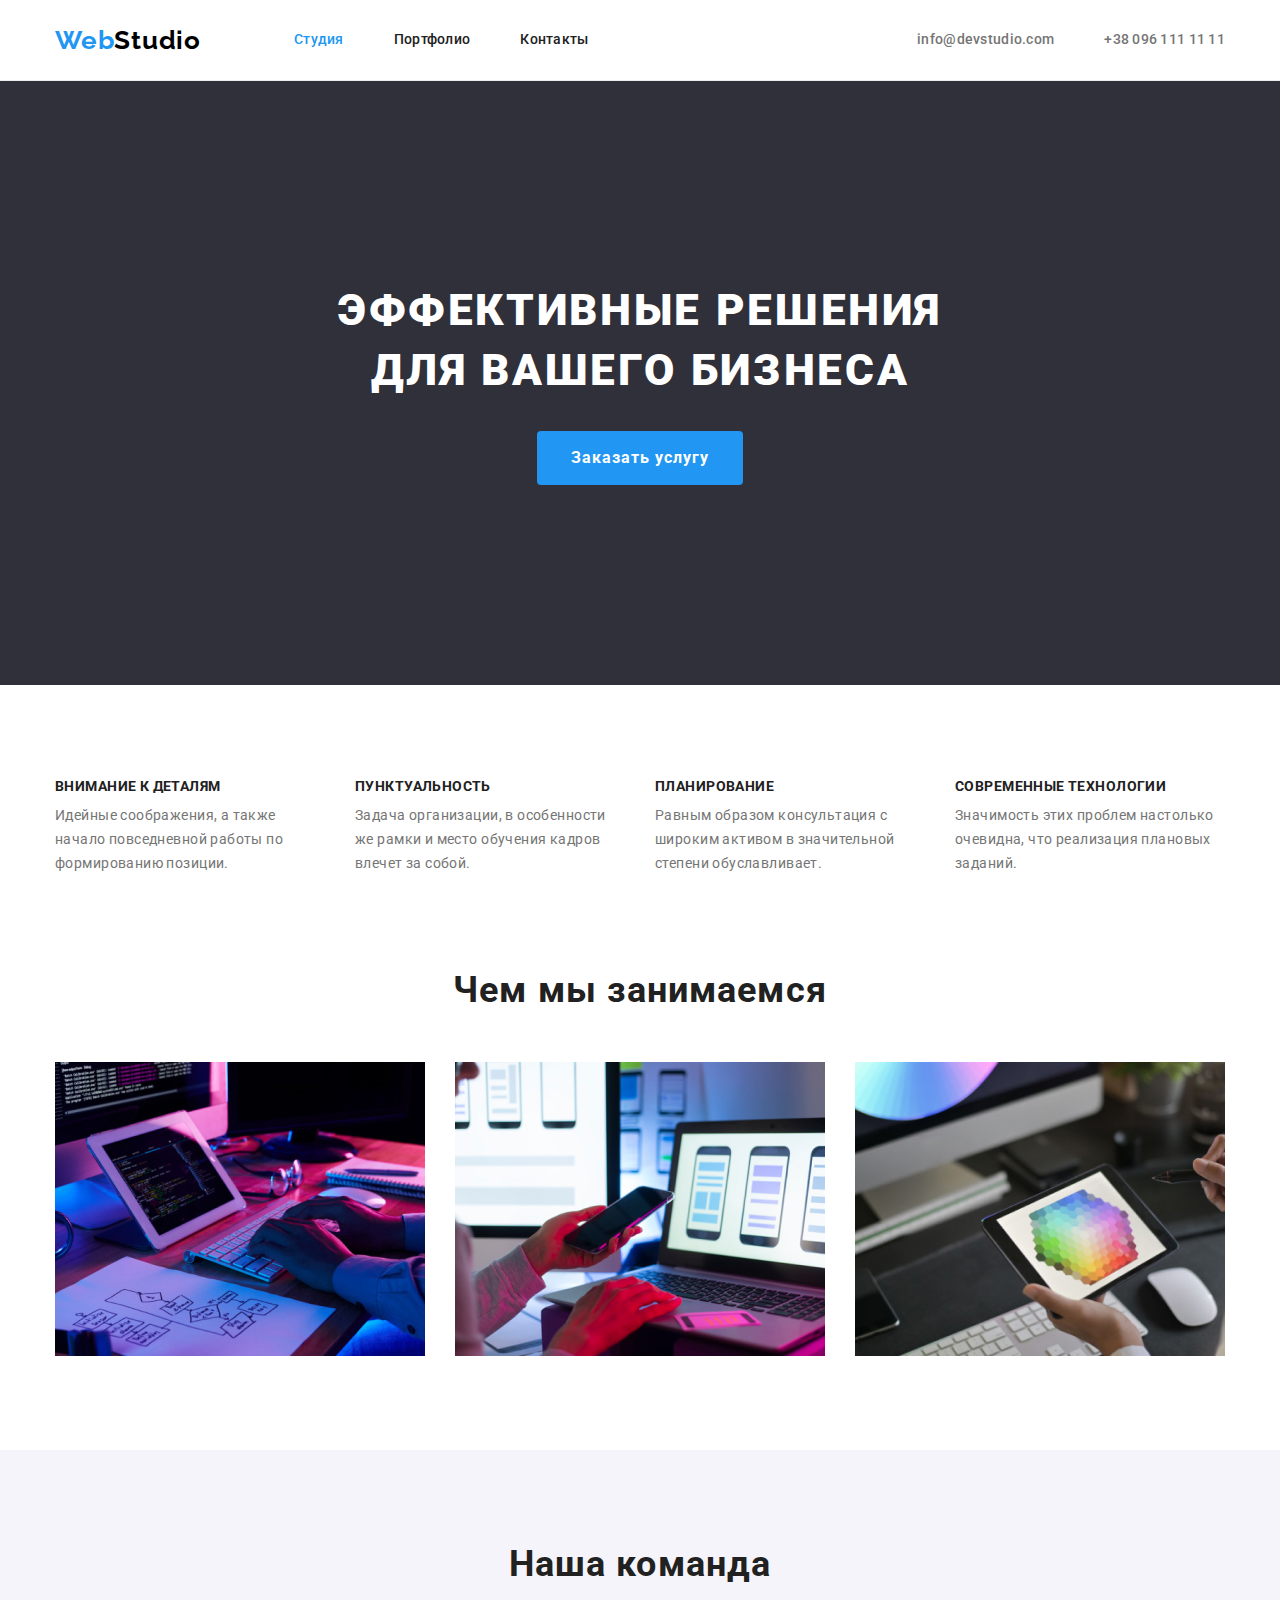
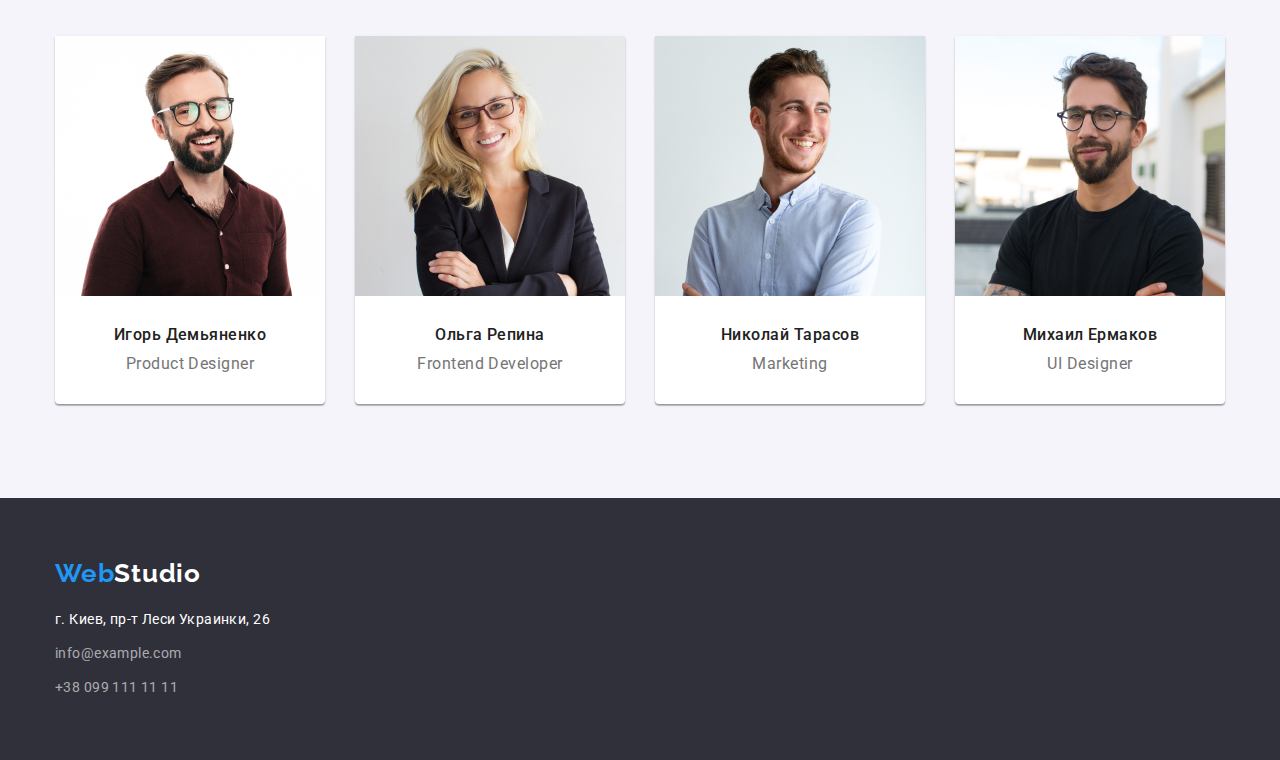
<file: index.html>
<!DOCTYPE html>
<html lang="ru">
<head>
    <meta charset="UTF-8">
    <meta http-equiv="X-UA-Compatible" content="IE=edge">
    <meta name="viewport" content="width=device-width, initial-scale=1.0">
    <title>WebStudio</title>
    <link rel="preconnect" href="https://fonts.googleapis.com">
    <link rel="preconnect" href="https://fonts.gstatic.com" crossorigin>
    <link href="https://fonts.googleapis.com/css2?family=Raleway:wght@700&family=Roboto:wght@400;500;700;900&display=swap" rel="stylesheet"> 
    <link rel="stylesheet" href="https://cdnjs.cloudflare.com/ajax/libs/modern-normalize/1.1.0/modern-normalize.min.css">
    <link rel="stylesheet" href="./css/styles.css"> 
</head>
<body class="body-studio">

        <!--Шапка сайта-->
        <header class="page-header">
            <div class="container flex-center">
                
                <a class="logo-link" href="./index.html">
                    <span class="website">Web</span>Studio
                </a>                
                
                <nav class="main-nav">
                    <ul class="site-nav list">
                      <li class="item"><a href="./index.html" class="link current">Студия </a></li>
                      <li class="item"><a href="./portfolio.html" class="link">Портфолио </a></li>
                      <li class="item"><a href="" class="link">Контакты </a></li>
                    </ul>
               </nav>
                <ul class="contact-list">
                    <li class="item"><a href="mailto:info@devstudio.com" class="contact-link">info@devstudio.com </a></li>
                    <li class="item"><a href="tel:+380961111111" class="contact-link">+38 096 111 11 11 </a></li>
                </ul>
           </div>    
       </header>
        <main>
            <!--Герой-->
            
            <section class="hero">
                <div class="container">
                    <div class="center-hero">
                      <h1 class="hero-title">Эффективные решения для вашего бизнеса</h1>  
                      <button type="button" class="button">Заказать услугу</button>
                    </div>
                    
                </div>    
            </section>
            
            <section class="section">
                <div class="container">
                   <ul class="section-list">
                        <li class="one">
                           <h3 class="section-title">Внимание к деталям</h3>
                            <p class="section-feature">
                                Идейные соображения, а также начало повседневной работы по формированию позиции.
                           </p>
                        </li> 
                        <li  class="one">
                            <h3 class="section-title">Пунктуальность</h3>
                            <p class="section-feature">
                                Задача организации, в особенности же рамки и место обучения кадров влечет за собой.
                            </p>
                        </li>
                        <li class="one">
                            <h3 class="section-title">Планирование</h3>
                            <p class="section-feature">
                               Равным образом консультация с широким активом в значительной степени обуславливает.
                            </p>
                        </li> 
                        <li class="one">
                            <h3 class="section-title">Современные технологии</h3>
                            <p class="section-feature">
                                Значимость этих проблем настолько очевидна, что реализация плановых заданий.
                            </p>
                        </li> 
                    </ul> 
               </div>

            </section>
            
            <section class="working">
                <div class="container">
                     <!--Что мы делаем-->
                      <h2 class="work">Чем мы занимаемся</h2> 
                  <ul class="work-list">
                      
                       <li class="photo">
                          <img src="./images/img1.jpg" alt= "Ноут" width="370"> 
                       </li>
                        <li class="photo" >
                           <img src="./images/img2.jpg" alt= "Телефон" width="370"> 
                        </li>
                       <li class="photo">
                           <img src="./images/img3.jpg" alt= "Планшет" width="370"> 
                        </li>
                    
                   </ul>
               </div>
            </section>
            <section class="the-best">
                <div class="container">
                         <!--Наша команда-->
                     <h2 class="team">Наша команда</h2>
                  <ul class="team-professionals-list">
                        <li class="workers">
                           <img src="./images/img4.jpg" alt="Игорь Демьяненко" width="270"/>

                            <div class="people">
                                <h3 class="team-list">Игорь Демьяненко</h3>
                                <p class="profession"> Product Designer</p> 
                            </div> 
                        </li>
                        <li class="workers">
                            <img src="./images/img5.jpg" alt="Ольга Репина" width="270"/>

                            <div class="people">
                                <h3 class="team-list">Ольга Репина</h3>
                                <p class="profession">Frontend Developer</p>
                            </div>
                            
                        </li>
                        <li class="workers">
                            <img src="./images/img6.jpg" alt="Николай Тарасов" width="270"/>

                            <div class="people">
                                <h3 class="team-list">Николай Тарасов</h3>
                                <p class="profession">Marketing</p>
                            </div>
                            
                        </li>
                        <li class="workers">
                            <img src="./images/img7.jpg" alt="Михаил Ермаков" width="270"/>

                            <div class="people">
                                <h3 class="team-list">Михаил Ермаков</h3>
                                <p class="profession">UI Designer</p> 
                            </div>
                            
                        </li>  
                   </ul>
               </div>
            </section>
        </main> 
        <footer class="rots">
            <div class="container">
                
                <a class="footer-link" href="./index.html">
                    <span class="website">Web</span>Studio
               </a>
              
                <address class="address">
                    <!--Адрес сайта-->
                    <ul class="address-street list" >
                       
                            <li class="kiev">
                                г. Киев, пр-т Леси Украинки, 26
                            </li>
                            <li class="kiev"><a href="mailto:info@example.com" class="address-link">info@example.com </a></li>
                            <li class="kiev"><a href="tel:+380991111111" class="address-link" >+38 099 111 11 11 </a></li>   
                       
                  </ul> 
                </address> 
           </div>

        </footer> 

</body>
</html>
</file>
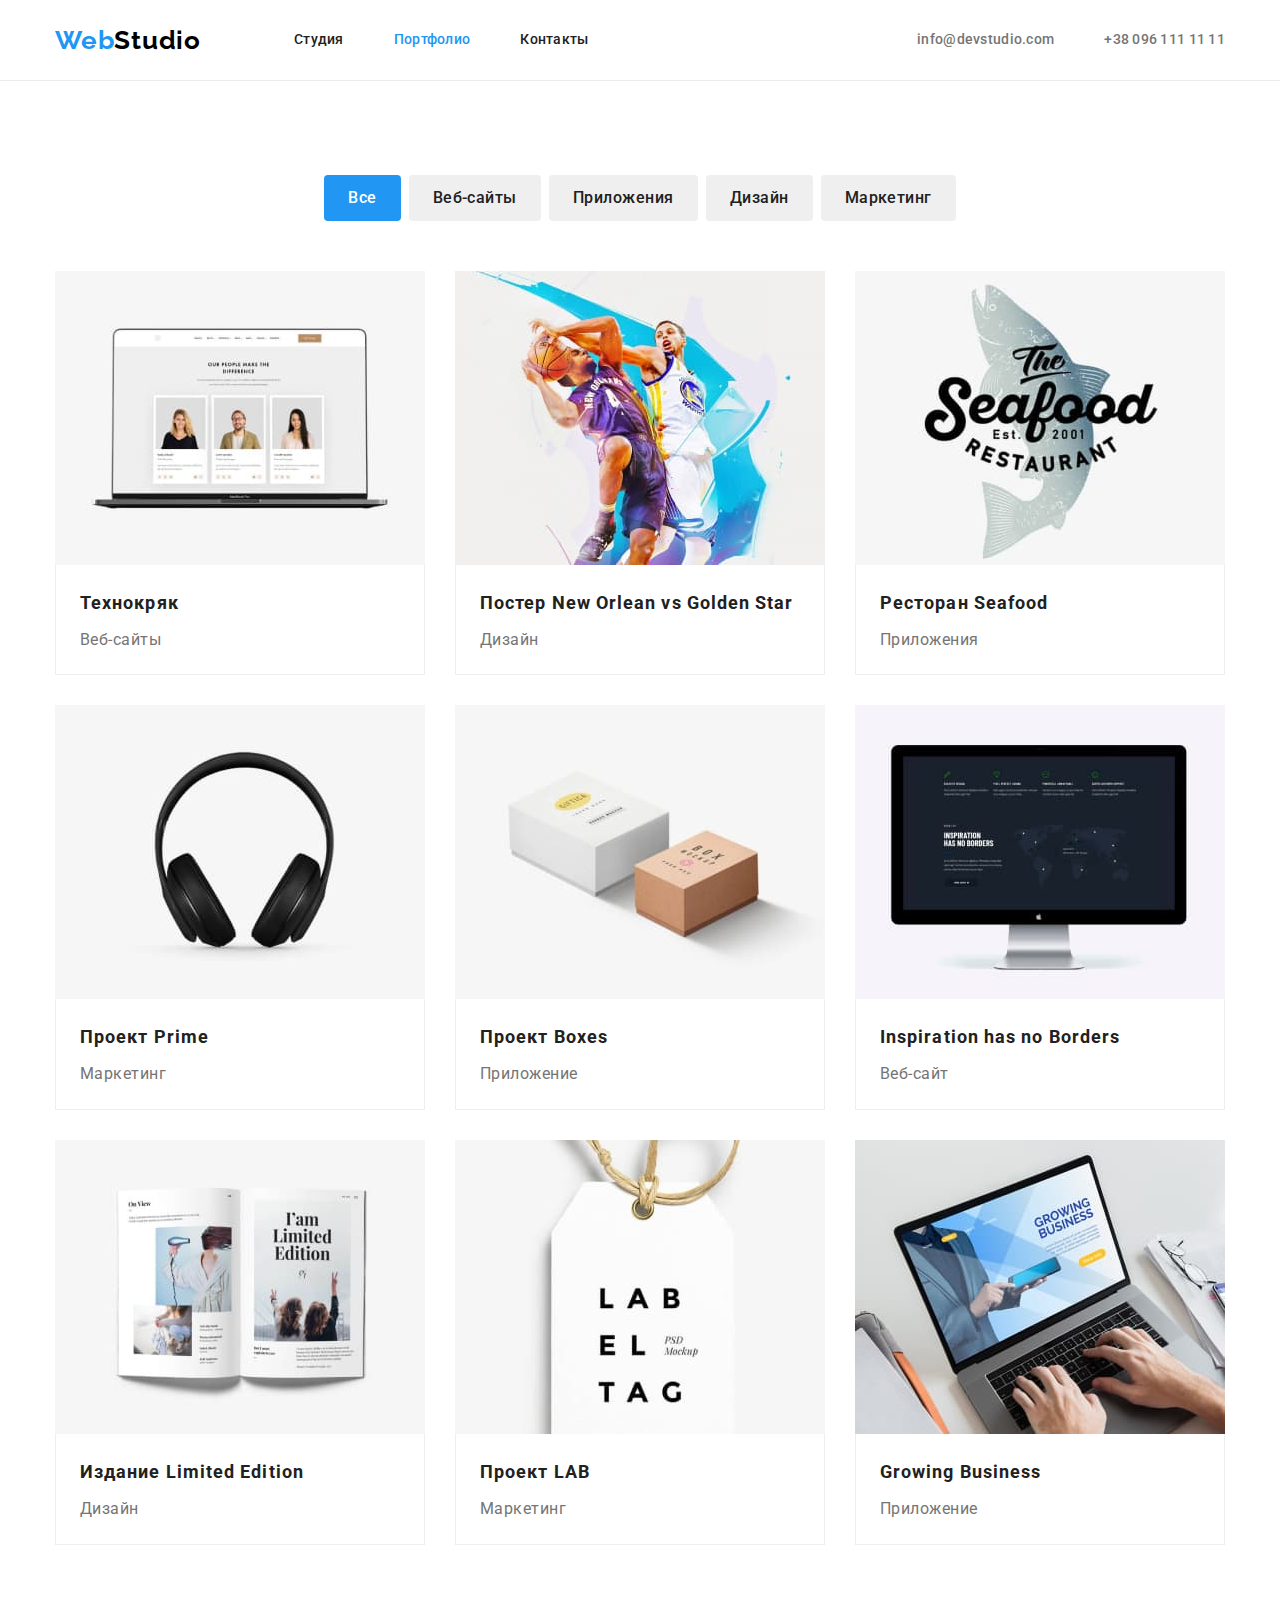
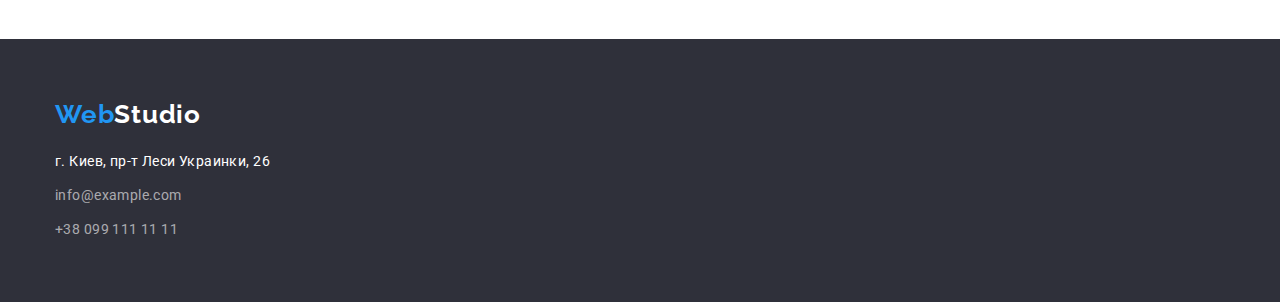
<file: portfolio.html>
<!DOCTYPE html>
<html lang="ru">
<head>
    <meta charset="UTF-8">
    <meta http-equiv="X-UA-Compatible" content="IE=edge">
    <meta name="viewport" content="width=device-width, initial-scale=1.0">
    <title>portfolio </title>
    <link rel="preconnect" href="https://fonts.googleapis.com">
    <link rel="preconnect" href="https://fonts.gstatic.com" crossorigin>
    <link href="https://fonts.googleapis.com/css2?family=Raleway:wght@700&family=Roboto:wght@400;500;700;900&display=swap" rel="stylesheet">
    <link rel="stylesheet" href="https://cdnjs.cloudflare.com/ajax/libs/modern-normalize/1.1.0/modern-normalize.min.css">
    <link rel="stylesheet" href="./css/styles.css">
</head>
<body class="body-portfolio">
            <!--Шапка сайта-->
       <header class="page-header">
           <div class="container flex-center">   
                <a class="logo-link" href="./index.html">
                    <span class="website">Web</span>Studio
                </a>
                <nav class="main-nav">
                    <ul class="site-nav list">
                        <li class="item"><a href="./index.html" class="link">Студия </a></li>
                        <li class="item"><a href="./portfolio.html" class="link current">Портфолио </a></li>
                        <li class="item"><a href="" class="link">Контакты </a></li>
                    </ul>
               </nav>
                  <!--Навигация-->
                <ul class="contact-list">
                    <li class="item"><a href="mailto:info@devstudio.com" class="contact-link">info@devstudio.com </a></li>
                    <li class="item"><a href="tel:+380961111111" class="contact-link">+38 096 111 11 11 </a></li>
                </ul>
           </div>   
      </header>
    <main class="main">
        <section>
            <div class="container">
                <h1 class="visually-hidden">Портфолио работ</h1>
                 <!--Кнопки сайта-->
              <ul class="site-buttons list">
                  <li class="two"><button type="button" class="pointer buttons-list all">Все</button></li>
                  <li class="two"><button type="button" class="pointer buttons-list">Веб-сайты </button></li>
                  <li class="two"><button type="button" class="pointer buttons-list">Приложения</button></li>
                  <li class="two"><button type="button" class="pointer buttons-list">Дизайн</button></li>
                  <li class="two"><button type="button" class="pointer buttons-list">Маркетинг</button></li>
              </ul> 
           </div> 
       </section>
        <section >
            <div class="container">
                <!--Фотографии сайта-->
               <ul class="pictures list"> 
                    <li class="design">
                        <a href="" class="link">
                           <img src="./images/img8.jpg" alt="Технокряк" width="370" height="294"/>
                           <div class="signature">
                             <h2 class="decoration">Технокряк</h2>
                             <p class="decoration-text">Веб-сайты</p>
                          </div>  
                        </a>
                  </li>  
                    <li class="design">
                        <a href="" class="link">
                            <img src="./images/img9.jpg" alt="Постер New Orlean vs Golden Star" width="370" height="294"/>
                            <div class="signature">
                                <h2 class="decoration">Постер New Orlean vs Golden Star</h2>
                                <p class="decoration-text">Дизайн</p>
                            </div>
                        </a>
                    </li>
                    <li class="design">
                        <a href="" class="link">
                            <img src="./images/img10.jpg" alt="Ресторан Seafood" width="370" height="294"/>
                            <div class="signature">
                                <h2 class="decoration">Ресторан Seafood</h2>
                                <p class="decoration-text">Приложения</p>
                           </div>
                        </a>
                    </li>
                    <li class="design">
                        <a href="" class="link">
                            <img src="./images/img11.jpg" alt="Проект Prime" width="370" height="294"/>
                            <div class="signature">
                                <h2 class="decoration">Проект Prime</h2>
                                <p class="decoration-text">Маркетинг</p>
                            </div>
                        </a>
                    </li>

                    <li class="design">
                        <a href="" class="link" >
                            <img src="./images/img12.jpg" alt="Проект Boxes" width="370" height="294"/>
                            <div class="signature">
                                <h2 class="decoration">Проект Boxes</h2>
                                <p class="decoration-text">Приложение</p>
                           </div>
                        </a>
                    </li>
                    <li class="design">
                        <a href="" class="link">
                            <img src="./images/img13.jpg" alt="Inspiration has no Borders" width="370" height="294"/>
                            <div class="signature">
                                <h2 class="decoration" >Inspiration has no Borders</h2>
                                <p class="decoration-text">Веб-сайт</p>
                           </div>
                        </a>
                    </li>
                    <li class="design">
                        <a href="" class="link">
                            <img src="./images/img14.jpg" alt="Издание Limited Edition" width="370" height="294"/>
                            <div class="signature">
                                <h2 class="decoration">Издание Limited Edition</h2>
                                <p class="decoration-text">Дизайн</p>
                           </div>
                        </a>
                    </li>
                    <li class="design">
                        <a href="" class="link">
                            <img src="./images/img15.jpg" alt="Проект LAB" width="370" height="294"/>
                            <div class="signature">
                                <h2 class="decoration">Проект LAB</h2>
                                <p class="decoration-text">Маркетинг</p>
                            </div>
                        </a>
                    </li>
                    <li class="design">
                        <a href="" class="link">
                            <img src="./images/img16.jpg" alt="Growing Business" width="370" height="294"/>
                            <div class="signature">
                                <h2 class="decoration">Growing Business</h2>
                                <p class="decoration-text">Приложение</p>
                           </div>
                        </a>
                    </li>
              </ul> 
           </div>    
        </section>

    </main> 
    <footer class="rots">
        <div class="container">
           <div class="destination">
               <a class="footer-link" href="./index.html">
                   <span class="website">Web</span>Studio
               </a>
           </div>
           <address class="address">
                <!--Адрес сайта-->
                <ul class="address-street list" >
                    <div class="flor">
                        <li class="kiev">
                            г. Киев, пр-т Леси Украинки, 26
                        </li>
                        <li class="kiev"><a href="mailto:info@example.com" class="address-link">info@example.com </a></li>
                        <li class="kiev"><a href="tel:+380991111111" class="address-link" >+38 099 111 11 11 </a></li>
                         
                    </div>

                </ul> 
           </address> 
       </div>
    </footer> 
    
</body>
</html>
</file>
<file: css/styles.css>
/* Стили для Webstudio */
:root{
 --primary-text-color: #000000;
 --accent-color: #2196F3 ; 
 --title-text-color:#212121 ;
 --button-text-color:#188CE8 ;
 --hero-text-color:#ffffff;
 --feature-text-color:#757575;
 --fon-text-color: #F5F4FA;
 --grey-text-color: rgba(255, 255, 255, 0.6);
 --box-text-color:#2F303A;
}

h1,h2,h3 {
  margin: 0;
}

ul,p {
  margin: 0;
  padding: 0;
}

.body-studio{
  font-family:"Roboto",sans-serif;
  background-color: var(--hero-text-color);
  color: var(--title-text-color);

}
.container{
  width: 1200px;
  padding-right: 15px;
  padding-left: 15px;
  margin-right: auto;
  margin-left: auto;
}

.flex-center{
  display: flex;
  align-items: center;
  justify-content: center;
}

.website{
  color: var(--accent-color) ;
  font-family: Raleway;
  font-weight: bold;
  font-size: 26px;
  line-height: 1.19;
  letter-spacing: 0.03em;

}

.logo-link{
  color: var(--primary-text-color);
  font-family: Raleway;
  font-weight: bold;
  font-size: 26px;
  line-height: 1.19;
  letter-spacing: 0.03em;
}

.logo-link{
  text-decoration: none;
}

.list{
 list-style: none;
}

.visually-hidden {
  position: absolute;
  width: 1px;
  height: 1px;
  margin: -1px;
  border: 0;
  padding: 0;

  white-space: nowrap;
  clip-path: inset(100%);
  clip: rect(0 0 0 0);
  overflow: hidden;
}

.site-nav{
  display: flex;
  margin-left: 93px;
}

.site-nav .item {
  margin-right: 50px;
  
}
.site-nav .item:last-child{
  margin-right: 0;
}

.site-nav .item + .item{
  margin-left: 50px;
  margin-left: 0;
}

.site-nav .link{
 display: block;
 padding-top: 32px;
 padding-bottom: 32px;

 color: var(--title-text-color);

 font-family: Roboto;
 font-weight: 500;
 font-size: 14px;
 line-height: 1.14;
 letter-spacing: 0.02em;
}

.site-nav .link:hover,
.site-nav .link:focus{
 color:var(--accent-color);
}
.link.current{
  color: var(--accent-color);
}
.contact-list{
  display: flex;
  margin-left: auto;
}

.contact .item + .item{
  margin-left: 50px;
}
.contact .list{
  padding-left: 0;
  display: block;
}
.contact-list .item{
  margin-left: 50px;
}

.contact-link{
 display: block;
 padding-top: 32px;
 padding-bottom: 32px;

 color: var(--feature-text-color);
 font-family: Roboto;
 font-weight: 500;
 font-size: 14px;
 line-height: 1.14;
 letter-spacing: 0.02em
}
.contact-link:hover,
.contact-link:focus{
  color:var(--accent-color);
}
.contact-list{
  list-style: none;
}
.contact-link{
  text-decoration: none;
}



        /* Hero */

.hero{
  background: var(--box-text-color);
 padding-top: 0;
  
}

.center-hero {
  padding-top: 200px;
  padding-bottom: 200px;

  text-align: center;
  margin-left: auto;
  margin-right: auto;
  width: 696px;
  }
  
  .hero-title{
  margin-top: 0;
  padding-bottom: 30px;

  color: var(--hero-text-color);
  font-weight: 900;
  font-size: 44px;
  line-height: 1.36;
  letter-spacing: 0.06em;
  text-transform: uppercase; 
}

.button{
  display:inline-block;
  border-radius: 4px;
  border-color: transparent;
  padding: 10px 32px;
  min-width: 200px;

 color: var(--hero-text-color);
 background-color:var(--accent-color);
 
 font-family: Roboto;
 font-weight: bold;
 font-size: 16px;
 line-height: 1.87;
 cursor: pointer;
 align-items: center;
 letter-spacing: 0.06em;
 
}
.button:hover{
  background-color:var(--button-text-color);   
}  
.section{
 padding-top: 94px;
 padding-bottom: 94px;
}

.section-list{
  display: flex;
  padding-top: 0;
  padding-bottom: 0;
}

.one{
  width: 270px;
  line-height: 3%;
}

.one:not(:last-child) {
  margin-right: 30px;
}

.section-title{
  margin-top: 0;
  margin-bottom: 10px;

  color: var(--title-text-color) ;
  font-family: Roboto;
  font-weight: bold;
  font-size: 14px;
  line-height: 1.14;
  letter-spacing: 0.03em;
  text-transform: uppercase;
} 


.section-feature{
 margin-top: 0;
 margin-bottom: 0;
 color: var(--feature-text-color);
 font-family: Roboto;
 font-size: 14px;
 line-height: 1.71;
 letter-spacing: 0.03em;
}


.section-list{
  list-style: none;
}

      /* Что мы делаем */ 
.working{
 padding-top: 0;
 padding-bottom: 94px;
}
    
.work{
  display: block;
  margin-top: 0;
  margin-bottom: 50px;

  color: var(--title-text-color);
  font-family: Roboto;

  font-weight: bold;  font-size: 36px;
  line-height: 1.16;
  text-align: center;
  letter-spacing: 0.03em;
}

.work-list{
 display: flex;
 list-style: none;
}

.photo{
  margin-left: 0;
  margin-right: 30px;
}
.photo:last-child{ 
 margin-right: 0;
}


.the-best{
  background: var(--fon-text-color);
  padding-top: 94px;
  padding-bottom: 94px;
 

}

/* Наша команда */


.team{
 
 margin-bottom: 50px;


 color: var(--title-text-color);
 background: var(--fon-text-color);
 font-family: Roboto;
 font-weight: bold;
 font-size: 36px;
 line-height: 1.16;
 text-align: center;
 letter-spacing: 0.03em;
}

.people{
  padding-top: 30px;
  padding-bottom: 30px;
}
.team-list{
 margin-top: 0;
 margin-bottom: 10px;
 color: var(--title-text-color);
 font-family: Roboto;
 font-weight: 500;
 font-size: 16px;
 line-height: 1.18;
 text-align: center;
 letter-spacing: 0.03em;
}
.profession{
 color: var(--feature-text-color);
 font-family: Roboto;
 font-size: 16px;
 line-height: 1.18;
 text-align: center;
 letter-spacing: 0.03em;
}
.team-professionals-list{
  display: flex;
 
 
 
  background: var(--fon-text-color);
  list-style: none;
}


.workers{
  background-color: var(--hero-text-color);
  box-shadow: 0px 1px 3px rgba(0, 0, 0, 0.12), 0px 1px 1px rgba(0, 0, 0, 0.14), 0px 2px 1px rgba(0, 0, 0, 0.2);
  border-radius: 0px 0px 4px 4px;
}

.workers:not(:last-child) {
  margin-right: 30px;
 
}

.footer-link{
  display: block;
  margin-bottom: 20px;
 
 color: var(--hero-text-color);
 font-family: Raleway;
 font-weight: bold;
 font-size: 26px;
 line-height: 1.19;
 letter-spacing: 0.03em;
}
.footer-link{
  text-decoration: none;
}

.website{
 color: var(--accent-color);
 font-family: Raleway;
 font-weight: bold;
 font-size: 26px;
 line-height: 1.19;
 letter-spacing: 0.03em;
}

    /* Адрес сайта */

.rots{ 
  padding-top: 60px;
  padding-bottom: 60px;
 background-color: var(--box-text-color);
 
}



.address-street{
 color:  var(--hero-text-color);
 font-family: Roboto;
 font-style: normal;
 font-size: 14px;
 line-height: 1.71;
 letter-spacing: 0.03em;
}

.kiev{
  margin-top: 0;
  margin-bottom: 9px;
}

.kiev:last-child{
  margin-bottom: 0;
}



.address-street-list{
  list-style: none;
}

.address-link{
 color: var(--grey-text-color);
 font-family: Roboto;
 font-style: normal;
 font-size: 14px;
 line-height: 1.72;
 letter-spacing: 0.03em;
}

.address-link:hover,
.address-link:focus{
 color: var(--accent-color);
}
.address-link{
  text-decoration: none;
}





/* Стили для.portfolio */
.body-portfolio{
 background-color: var(--hero-text-color);
} 


.page-header {                                                                                       
  border-bottom: 1px solid #ECECEC;
} 
.main{
  padding-top: 94px;
  padding-bottom: 94px;
}

.buttons-list{
  border-radius: 4px;
  text-align: center;
  padding: 6px 22px;
  border-color: transparent;

 color: var(--title-text-color);
 font-family: Roboto;

 font-weight: 500;
 font-size: 16px;
 line-height: 1.85;
 cursor: pointer;
 letter-spacing: 0.03em;
}
.all{
  color: var(--hero-text-color);
  background-color: var(--accent-color);
}


.site-buttons.list{
  display: flex;
  margin-top: 0;
  margin-bottom: 50px;
  justify-content: center;
}

.two{
  margin-left: 8px;
}

.two:first-child{ 
  margin-left: 0;
 }


.buttons-list:hover,
.buttons-list:focus{
 color: var(--hero-text-color);
 background-color:var(--accent-color) ;
}

.pictures{
  
  display: flex;
  flex-wrap: wrap;
 
}

.design{
 margin-right: 30px;
 margin-bottom: 30px;
 box-sizing: border-box;
 width: 370px;
}

 img {
  display: block;
  max-width: 100%;
  height: auto;   
 } 

.signature{
  padding-top: 20px;
  padding-bottom: 20px;
  padding-left: 24px;
  padding-right: 24px;
  border-right: 1px solid #EEEEEE;
  border-bottom: 1px solid #EEEEEE;
  border-left: 1px solid #EEEEEE;
}

.design:nth-child(3n) {
  margin-right: 0;
  }

.design:nth-child(n + 7) {
 margin-bottom: 0;
}


.design:nth-child(-n + 3) {
margin-top: 0;
}



.site-nav.link.current{
 color: var(--accent-color);
}


.picture-list{
 list-style: none;
}

.link{
 text-decoration: none;
}

.decoration{
 margin-top: 0;
 margin-bottom: 4px;
 color: var(--title-text-color);
 font-family: Roboto;
 font-weight: bold;
 font-size: 18px;
 line-height: 2;
 letter-spacing: 0.06em;
}

.decoration-text{
 color: var(--feature-text-color);
 font-family: Roboto;
 font-size: 16px;
 line-height: 1.87;
 letter-spacing: 0.03em;
}

.site-buttons-list{
 list-style: none;
}
</file>
